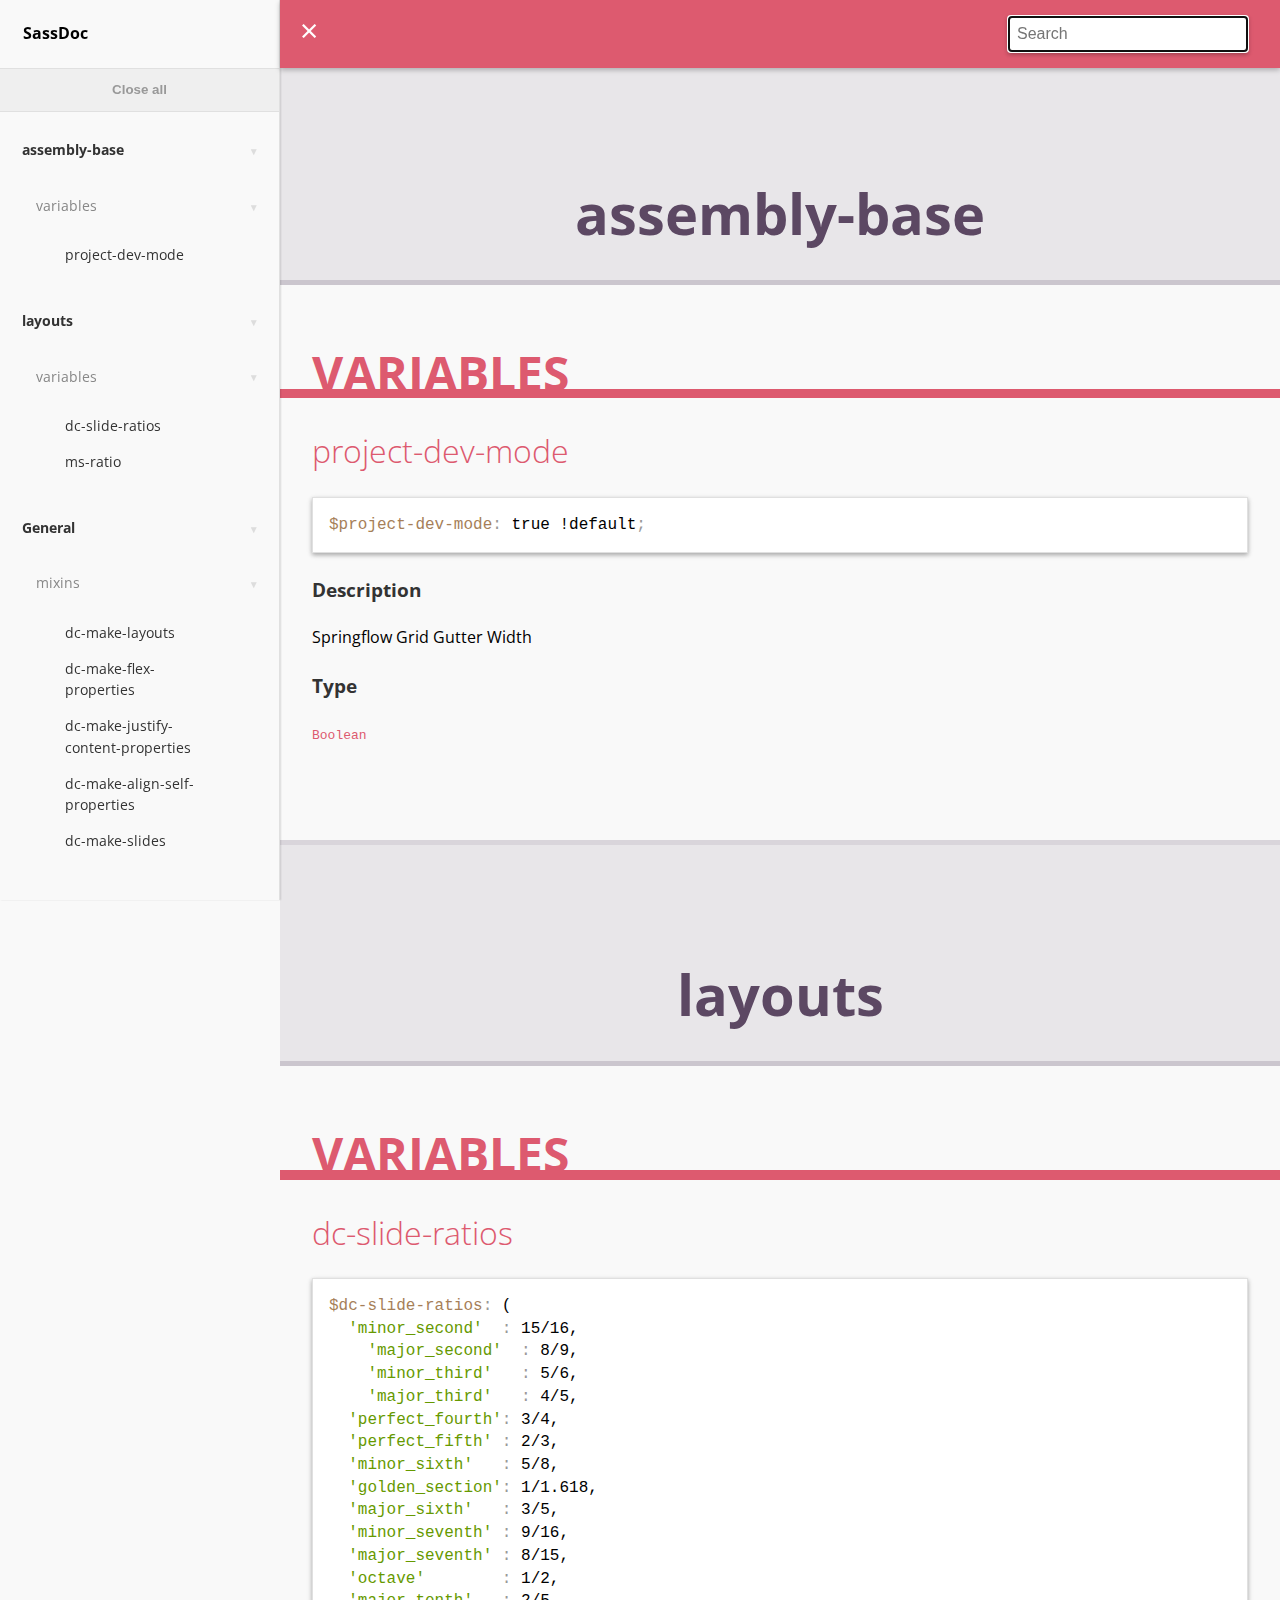
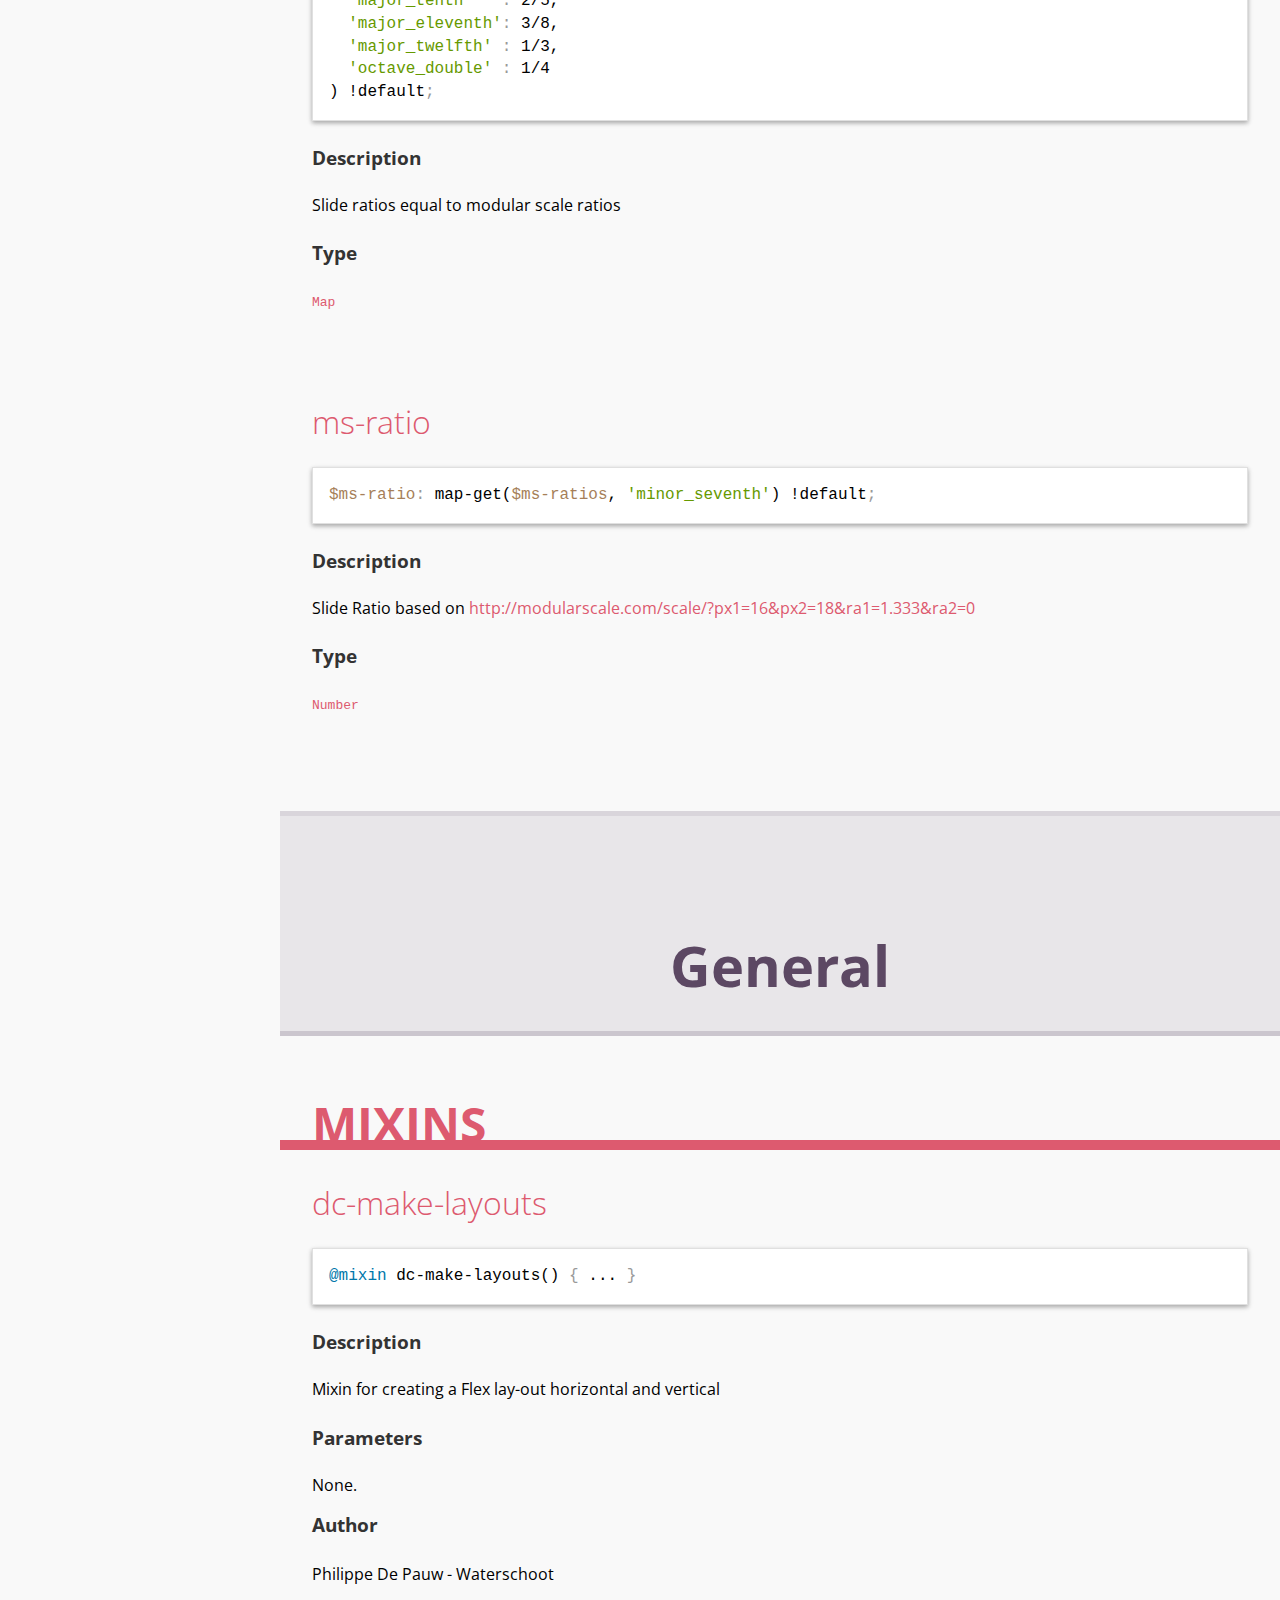
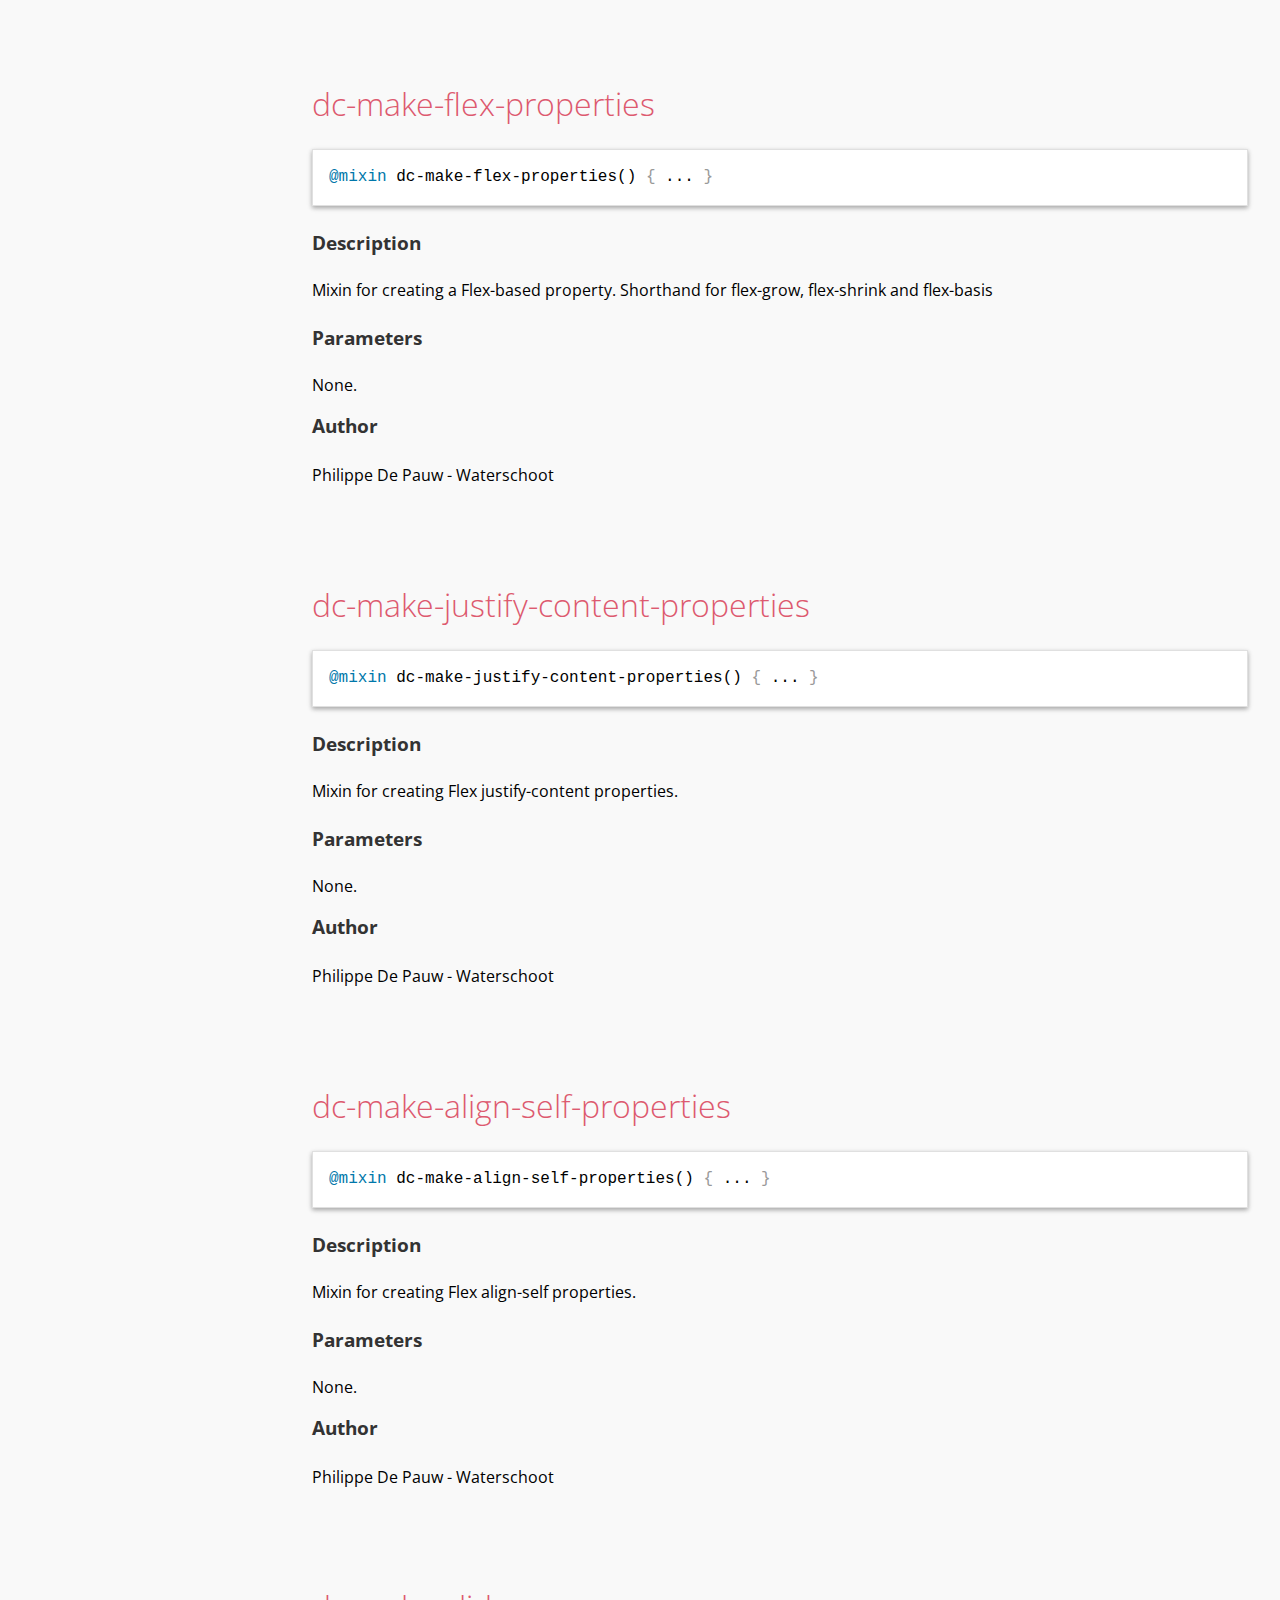
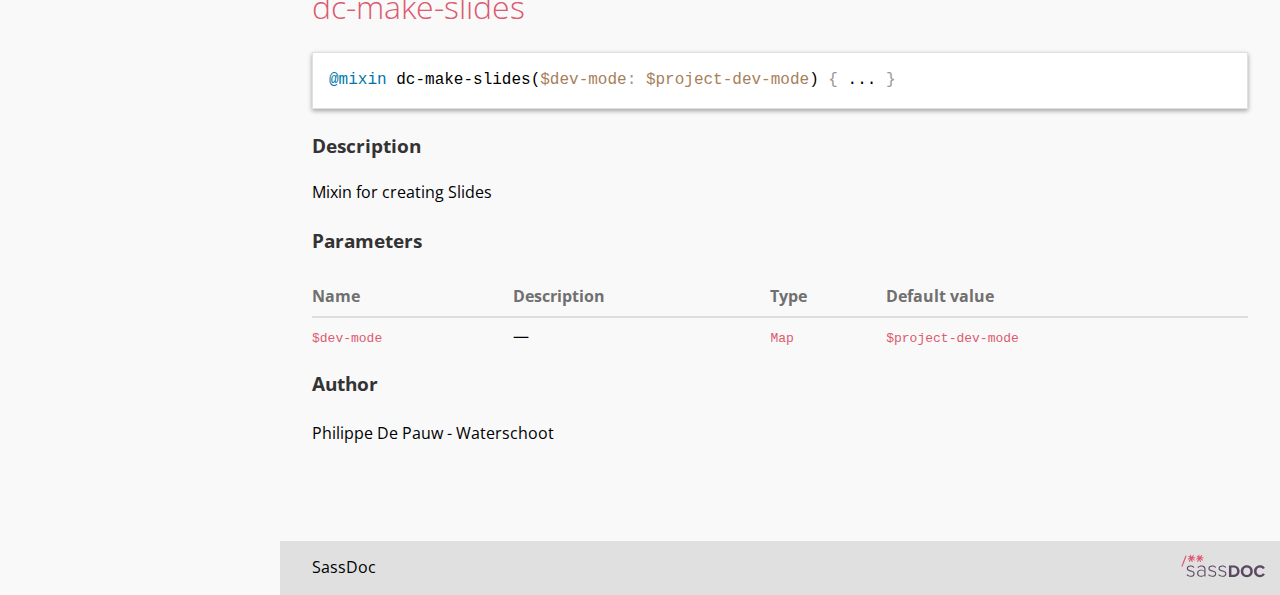
<file: sassdoc/index.html>
<!doctype html><html lang="en"><head><meta charset="utf-8"><title>SassDoc</title><link rel="stylesheet" href="assets/css/main.css"><link href="https://fonts.googleapis.com/css?family=Open+Sans:400,500,700" rel="stylesheet" type="text/css"><meta name="viewport" content="width=device-width"><meta content="IE=edge, chrome=1" http-equiv="X-UA-Compatible"><!-- Open Graph tags --><meta property="og:title" content="SassDoc - SassDoc"><meta property="og:type" content="website"><meta property="og:description" content="Release the docs!"><!-- Thanks to Sass-lang.com for the icons --><link href="assets/images/favicon.png" rel="shortcut icon"></head><body><aside class="sidebar" role="nav"><div class="sidebar__header"><h1 class="sidebar__title">SassDoc</h1></div><div class="sidebar__body"><button type="button" class="btn-toggle js-btn-toggle" data-alt="Open all">Close all</button><p class="sidebar__item sidebar__item--heading" data-slug="assembly-base"><a href="#assembly-base">assembly-base</a></p><div><p class="sidebar__item sidebar__item--sub-heading" data-slug="assembly-base-variable"><a href="#assembly-base-variable">variables</a></p><ul class="list-unstyled"><li class="sidebar__item sassdoc__item" data-group="assembly-base" data-name="project-dev-mode" data-type="variable"><a href="#assembly-base-variable-project-dev-mode">project-dev-mode</a></li></ul></div><p class="sidebar__item sidebar__item--heading" data-slug="layouts"><a href="#layouts">layouts</a></p><div><p class="sidebar__item sidebar__item--sub-heading" data-slug="layouts-variable"><a href="#layouts-variable">variables</a></p><ul class="list-unstyled"><li class="sidebar__item sassdoc__item" data-group="layouts" data-name="dc-slide-ratios" data-type="variable"><a href="#layouts-variable-dc-slide-ratios">dc-slide-ratios</a></li><li class="sidebar__item sassdoc__item" data-group="layouts" data-name="ms-ratio" data-type="variable"><a href="#layouts-variable-ms-ratio">ms-ratio</a></li></ul></div><p class="sidebar__item sidebar__item--heading" data-slug="undefined"><a href="#undefined">General</a></p><div><p class="sidebar__item sidebar__item--sub-heading" data-slug="undefined-mixin"><a href="#undefined-mixin">mixins</a></p><ul class="list-unstyled"><li class="sidebar__item sassdoc__item" data-group="undefined" data-name="dc-make-layouts" data-type="mixin"><a href="#undefined-mixin-dc-make-layouts">dc-make-layouts</a></li><li class="sidebar__item sassdoc__item" data-group="undefined" data-name="dc-make-flex-properties" data-type="mixin"><a href="#undefined-mixin-dc-make-flex-properties">dc-make-flex-properties</a></li><li class="sidebar__item sassdoc__item" data-group="undefined" data-name="dc-make-justify-content-properties" data-type="mixin"><a href="#undefined-mixin-dc-make-justify-content-properties">dc-make-justify-content-properties</a></li><li class="sidebar__item sassdoc__item" data-group="undefined" data-name="dc-make-align-self-properties" data-type="mixin"><a href="#undefined-mixin-dc-make-align-self-properties">dc-make-align-self-properties</a></li><li class="sidebar__item sassdoc__item" data-group="undefined" data-name="dc-make-slides" data-type="mixin"><a href="#undefined-mixin-dc-make-slides">dc-make-slides</a></li></ul></div></div></aside><article class="main" role="main"><header class="header" role="banner"><div class="container"><div class="sassdoc__searchbar searchbar"><label for="js-search-input" class="visually-hidden">Search</label><div class="searchbar__form" id="js-search"><input name="search" type="search" class="searchbar__field" autocomplete="off" autofocus id="js-search-input" placeholder="Search"><ul class="searchbar__suggestions" id="js-search-suggestions"></ul></div></div></div></header><section class="main__section"><h1 class="main__heading" id="assembly-base"><div class="container">assembly-base</div></h1><section class="main__sub-section" id="assembly-base-variable"><h2 class="main__heading--secondary"><div class="container">variables</div></h2><section class="main__item container item" id="assembly-base-variable-project-dev-mode"><h3 class="item__heading"><a class="item__name" href="#variable-project-dev-mode">project-dev-mode</a></h3><div class="item__code-wrapper"><pre class="item__code language-scss"><code>$project-dev-mode: true !default;</code></pre></div><h3 class="item__sub-heading">Description</h3><div class="item__description"><p>Springflow Grid Gutter Width</p></div><h3 class="item__sub-heading">Type</h3><p><code>Boolean</code></p></section></section></section><section class="main__section"><h1 class="main__heading" id="layouts"><div class="container">layouts</div></h1><section class="main__sub-section" id="layouts-variable"><h2 class="main__heading--secondary"><div class="container">variables</div></h2><section class="main__item container item" id="layouts-variable-dc-slide-ratios"><h3 class="item__heading"><a class="item__name" href="#variable-dc-slide-ratios">dc-slide-ratios</a></h3><div class="item__code-wrapper"><pre class="item__code language-scss"><code>$dc-slide-ratios: (
  &#39;minor_second&#39;  : 15/16,
	&#39;major_second&#39;  : 8/9,
	&#39;minor_third&#39;   : 5/6,
	&#39;major_third&#39;   : 4/5,
  &#39;perfect_fourth&#39;: 3/4,
  &#39;perfect_fifth&#39; : 2/3,
  &#39;minor_sixth&#39;   : 5/8,
  &#39;golden_section&#39;: 1/1.618,
  &#39;major_sixth&#39;   : 3/5,
  &#39;minor_seventh&#39; : 9/16,
  &#39;major_seventh&#39; : 8/15,
  &#39;octave&#39;        : 1/2,
  &#39;major_tenth&#39;   : 2/5,
  &#39;major_eleventh&#39;: 3/8,
  &#39;major_twelfth&#39; : 1/3,
  &#39;octave_double&#39; : 1/4
) !default;</code></pre></div><h3 class="item__sub-heading">Description</h3><div class="item__description"><p>Slide ratios equal to modular scale ratios</p></div><h3 class="item__sub-heading">Type</h3><p><code>Map</code></p></section><section class="main__item container item" id="layouts-variable-ms-ratio"><h3 class="item__heading"><a class="item__name" href="#variable-ms-ratio">ms-ratio</a></h3><div class="item__code-wrapper"><pre class="item__code language-scss"><code>$ms-ratio: map-get($ms-ratios, &#39;minor_seventh&#39;) !default;</code></pre></div><h3 class="item__sub-heading">Description</h3><div class="item__description"><p>Slide Ratio based on <a href="http://modularscale.com/scale/?px1=16&amp;px2=18&amp;ra1=1.333&amp;ra2=0">http://modularscale.com/scale/?px1=16&amp;px2=18&amp;ra1=1.333&amp;ra2=0</a></p></div><h3 class="item__sub-heading">Type</h3><p><code>Number</code></p></section></section></section><section class="main__section"><h1 class="main__heading" id="undefined"><div class="container">General</div></h1><section class="main__sub-section" id="undefined-mixin"><h2 class="main__heading--secondary"><div class="container">mixins</div></h2><section class="main__item container item" id="undefined-mixin-dc-make-layouts"><h3 class="item__heading"><a class="item__name" href="#mixin-dc-make-layouts">dc-make-layouts</a></h3><div class="item__code-wrapper"><pre class="item__code item__code--togglable language-scss" data-current-state="collapsed" data-expanded="@mixin dc-make-layouts() { 
  
  /**
  * Flex lay-out classes
  * Horizontal lay-out: .dc-layout-horizontal
  * Vertical lay-out: .dc-layout-vertical
  */
  .dc-layout {
    &amp;-vertical {
      display: flex;
      flex-direction: column;
      flex-wrap: nowrap;
      align-items: stretch;
      
      &gt; * {
        flex: 1 0 auto;
      }
      
    }
    &amp;-horizontal {
      display: flex;
      flex-direction: row;
      flex-wrap: nowrap;
      align-items: stretch;
      
      &gt; * {
        flex: 1 0 auto;
      }
    }
  }

 }" data-collapsed="@mixin dc-make-layouts() { ... }"><code>@mixin dc-make-layouts() { ... }</code></pre></div><h3 class="item__sub-heading">Description</h3><div class="item__description"><p>Mixin for creating a Flex lay-out horizontal and vertical</p></div><h3 class="item__sub-heading">Parameters</h3><p>None.</p><h3 class="item__sub-heading">Author</h3><ul class="list-unstyled"><li><p>Philippe De Pauw - Waterschoot</p></li></ul></section><section class="main__item container item" id="undefined-mixin-dc-make-flex-properties"><h3 class="item__heading"><a class="item__name" href="#mixin-dc-make-flex-properties">dc-make-flex-properties</a></h3><div class="item__code-wrapper"><pre class="item__code item__code--togglable language-scss" data-current-state="collapsed" data-expanded="@mixin dc-make-flex-properties() { 
  
  /**
  * Flex property classes
  * Combination of flex-grow, flex-shrink and flex-basis
  */
  .dc-flex {

    @for $g from 1 through 8 {   

      &amp;__#{$g - 1}_0_auto {
        flex: ($g - 1) 0 auto;
      }
            
    }

    @for $s from 1 through 8 {   

      &amp;__0_#{$s - 1}_auto {
        flex: 0 ($s - 1) auto;
      }
            
    } 
    
  }

 }" data-collapsed="@mixin dc-make-flex-properties() { ... }"><code>@mixin dc-make-flex-properties() { ... }</code></pre></div><h3 class="item__sub-heading">Description</h3><div class="item__description"><p>Mixin for creating a Flex-based property. Shorthand for flex-grow, flex-shrink and flex-basis</p></div><h3 class="item__sub-heading">Parameters</h3><p>None.</p><h3 class="item__sub-heading">Author</h3><ul class="list-unstyled"><li><p>Philippe De Pauw - Waterschoot</p></li></ul></section><section class="main__item container item" id="undefined-mixin-dc-make-justify-content-properties"><h3 class="item__heading"><a class="item__name" href="#mixin-dc-make-justify-content-properties">dc-make-justify-content-properties</a></h3><div class="item__code-wrapper"><pre class="item__code item__code--togglable language-scss" data-current-state="collapsed" data-expanded="@mixin dc-make-justify-content-properties() { 
  
  /**
  * Flex justify-content classes
  * start (flex-start), end (flex-end), middle (center), space-between (space-between), space-around (space-around)
  */
  .dc-justify {
  
    &amp;__start {
      justify-content: flex-start;  
    }
    
    &amp;__end {
      justify-content: flex-end;  
    }
    
    &amp;__middle {
      justify-content: center;  
    }
    
    &amp;__space-between {
      justify-content: space-between;  
    }
    
    &amp;__space-around {
      justify-content: space-around;  
    }
    
  }

 }" data-collapsed="@mixin dc-make-justify-content-properties() { ... }"><code>@mixin dc-make-justify-content-properties() { ... }</code></pre></div><h3 class="item__sub-heading">Description</h3><div class="item__description"><p>Mixin for creating Flex justify-content properties.</p></div><h3 class="item__sub-heading">Parameters</h3><p>None.</p><h3 class="item__sub-heading">Author</h3><ul class="list-unstyled"><li><p>Philippe De Pauw - Waterschoot</p></li></ul></section><section class="main__item container item" id="undefined-mixin-dc-make-align-self-properties"><h3 class="item__heading"><a class="item__name" href="#mixin-dc-make-align-self-properties">dc-make-align-self-properties</a></h3><div class="item__code-wrapper"><pre class="item__code item__code--togglable language-scss" data-current-state="collapsed" data-expanded="@mixin dc-make-align-self-properties() { 
  
  /**
  * Flex align-self classes
  * start (flex-start), end (flex-end), middle (center), stretch (stretch)
  */
  .dc-align-self {
  
    &amp;__start {
      align-self: flex-start;
    }
    
    &amp;__end {
      align-self: flex-end;
    }
    
    &amp;__middle {
      align-self: center;
    }
    
    &amp;__stretch {
      align-self: stretch;
    }
    
  }

 }" data-collapsed="@mixin dc-make-align-self-properties() { ... }"><code>@mixin dc-make-align-self-properties() { ... }</code></pre></div><h3 class="item__sub-heading">Description</h3><div class="item__description"><p>Mixin for creating Flex align-self properties.</p></div><h3 class="item__sub-heading">Parameters</h3><p>None.</p><h3 class="item__sub-heading">Author</h3><ul class="list-unstyled"><li><p>Philippe De Pauw - Waterschoot</p></li></ul></section><section class="main__item container item" id="undefined-mixin-dc-make-slides"><h3 class="item__heading"><a class="item__name" href="#mixin-dc-make-slides">dc-make-slides</a></h3><div class="item__code-wrapper"><pre class="item__code item__code--togglable language-scss" data-current-state="collapsed" data-expanded="@mixin dc-make-slides($dev-mode: $project-dev-mode) { 
  
  /**
  * Flex align-self classes
  * start (flex-start), end (flex-end), middle (center), stretch (stretch)
  */
  .dc-slide {
    position: absolute;
    width: 84vw;
    height: 84vh;
    left: 8vw;
    top: 8vh;

    &amp;--dev {
      background:$dc-slide-dev-background-color;
    }
    
    &amp;__header {

      @if $dev-mode {
        &amp;--dev {
          background:$dc-slide-header-dev-background-color;
        }
      }

    }
    
    &amp;__main {

      @if $dev-mode {
        &amp;--dev {
          background:$dc-slide-main-dev-background-color;
        }
      }

    }
    
    &amp;__footer {

      @if $dev-mode {
        &amp;--dev {
          background:$dc-slide-footer-dev-background-color;	
        }
      }

    }

    &amp;__breadcrumb {

      @if $dev-mode {
        &amp;--dev {
          background:$dc-slide-breadcrumb-dev-background-color;	
        }
      }

    }
    
  }

 }" data-collapsed="@mixin dc-make-slides($dev-mode: $project-dev-mode) { ... }"><code>@mixin dc-make-slides($dev-mode: $project-dev-mode) { ... }</code></pre></div><h3 class="item__sub-heading">Description</h3><div class="item__description"><p>Mixin for creating Slides</p></div><h3 class="item__sub-heading">Parameters</h3><table class="item__parameters"><thead><tr><th scope="col"><span class="visually-hidden">parameter</span>Name</th><th scope="col"><span class="visually-hidden">parameter</span>Description</th><th scope="col"><span class="visually-hidden">parameter</span>Type</th><th scope="col"><span class="visually-hidden">parameter</span>Default value</th></tr></thead><tbody><tr class="item__parameter"><th scope="row" data-label="name"><code>$dev-mode</code></th><td data-label="desc">&mdash;<span class="visually-hidden">none</span></td><td data-label="type"><code>Map</code></td><td data-label="default"><code>$project-dev-mode</code></td></tr></tbody></table><h3 class="item__sub-heading">Author</h3><ul class="list-unstyled"><li><p>Philippe De Pauw - Waterschoot</p></li></ul></section></section></section><footer class="footer" role="contentinfo"><div class="container"><div class="footer__project-info project-info"><!-- Name and URL --><span class="project-info__name">SassDoc</span><!-- Version --><!-- License --></div><a class="footer__watermark" href="http://sassdoc.com"><img src="assets/images/logo_light_inline.svg" alt="SassDoc Logo"></a></div></footer></article><script src="https://ajax.googleapis.com/ajax/libs/jquery/2.1.1/jquery.min.js"></script><script>window.jQuery || document.write('<script src="assets/js/vendor/jquery.min.js"><\/script>')</script><script src="assets/js/main.min.js"></script></body></html>
</file>
<file: sassdoc/assets/css/main.css>
.container:after,.header:after,.searchbar:after{content:"";display:table;clear:both}.visually-hidden{width:1px;height:1px;position:absolute;padding:0;margin:-1px;overflow:hidden;clip:rect(0 0 0 0);border:0}.sidebar__title{text-overflow:ellipsis;overflow:hidden;white-space:nowrap}code[class*='language-'],pre[class*='language-']{color:black;text-shadow:0 1px white;font-family:Consolas, Monaco, 'Andale Mono', monospace;direction:ltr;text-align:left;white-space:pre;word-spacing:normal;word-break:normal;-moz-tab-size:4;-o-tab-size:4;tab-size:4;-webkit-hyphens:none;-moz-hyphens:none;-ms-hyphens:none;hyphens:none}pre[class*='language-']::-moz-selection,pre[class*='language-'] ::-moz-selection,code[class*='language-']::-moz-selection,code[class*='language-'] ::-moz-selection{text-shadow:none;background:#b3d4fc}pre[class*='language-']::selection,pre[class*='language-'] ::selection,code[class*='language-']::selection,code[class*='language-'] ::selection{text-shadow:none;background:#b3d4fc}@media print{code[class*='language-'],pre[class*='language-']{text-shadow:none}}pre[class*='language-']{padding:1em;margin:.5em 0;overflow:auto}:not(pre)>code[class*='language-'],pre[class*='language-']{background:white}:not(pre)>code[class*='language-']{padding:.1em;border-radius:.3em}.token.comment,.token.prolog,.token.doctype,.token.cdata{color:slategray}.token.punctuation{color:#999}.namespace{opacity:.7}.token.property,.token.tag,.token.boolean,.token.number,.token.constant,.token.symbol{color:#905}.token.selector,.token.attr-name,.token.string,.token.builtin{color:#690}.token.operator,.token.entity,.token.url,.language-css .token.string,.style .token.string,.token.variable{color:#a67f59;background:rgba(255,255,255,0.5)}.token.atrule,.token.attr-value,.token.keyword{color:#07a}.token.regex,.token.important{color:#e90}.token.important{font-weight:bold}.token.entity{cursor:help}html{-webkit-box-sizing:border-box;-moz-box-sizing:border-box;box-sizing:border-box}*,*::after,*::before{-webkit-box-sizing:inherit;-moz-box-sizing:inherit;box-sizing:inherit}body{font:1em/1.35 "Open Sans","Helvetica Neue Light","Helvetica Neue","Helvetica","Arial",sans-serif;overflow:auto;margin:0}a{transition:0.15s;text-decoration:none;color:#dd5a6f}a:hover,a:hover code{color:#333}table p{margin:0 0 0.5rem}:not(pre)>code{color:#dd5a6f;white-space:nowrap;font-weight:normal}@media (max-width: 800px){table,tbody,tr,td,th{display:block}thead{width:1px;height:1px;position:absolute;padding:0;margin:-1px;overflow:hidden;clip:rect(0 0 0 0);border:0}tr{padding-bottom:1em;margin-bottom:1em;border-bottom:2px solid #ddd}td::before,th::before{content:attr(data-label) ": ";text-transform:capitalize;font-weight:bold}td p,th p{display:inline}}.layout-toggle{display:none}@media (min-width: 801px){.layout-toggle{position:absolute;top:8px;left:20px;font-size:2em;cursor:pointer;color:white;display:block}}@media (min-width: 801px){.sidebar-closed .sidebar{-webkit-transform:translateX(-280px);-ms-transform:translateX(-280px);transform:translateX(-280px)}.sidebar-closed .main{padding-left:0}.sidebar-closed .header{left:0}}.list-unstyled{padding-left:0;list-style:none;line-height:1.5;margin-top:0;margin-bottom:1.5rem}.list-inline li{display:inline-block}.container{max-width:100%;width:1170px;margin:0 auto;padding:0 2rem}.relative{position:relative}.clear{clear:both}.header{position:fixed;top:0;right:0;left:280px;box-shadow:0 2px 5px rgba(0,0,0,0.26);padding:1em 0;background:#dd5a6f;color:#e0e0e0;z-index:4000}@media (max-width: 800px){.header{left:0}}@media (min-width: 801px){.header{transition:0.2s cubic-bezier(0.215, 0.61, 0.355, 1)}}.header__title{font-weight:500;text-align:center;margin:0 0 0.5em 0}.header__title a{color:#e0e0e0}@media (min-width: 801px){.header__title{float:left;font-size:1em;margin-top:.25em;margin-bottom:0}}.searchbar{display:inline-block;float:right}@media (max-width: 800px){.searchbar{display:block;float:none}}.searchbar__form{float:right;position:relative}@media (max-width: 800px){.searchbar__form{float:none}}@media (min-width: 801px){.searchbar__form{min-width:15em}}.searchbar__field{border:none;padding:0.5em;font-size:1em;margin:0;width:100%;box-shadow:0 1.5px 4px rgba(0,0,0,0.24),0 1.5px 6px rgba(0,0,0,0.12);border:1px solid #e0e0e0}.searchbar__suggestions{position:absolute;top:100%;right:0;left:0;box-shadow:0 1.5px 4px rgba(0,0,0,0.24),0 1.5px 6px rgba(0,0,0,0.12);border:1px solid #e0e0e0;background:white;padding:0;margin:0;list-style:none;z-index:2}.searchbar__suggestions:empty{display:none}.searchbar__suggestions .selected{background:#ddd}.searchbar__suggestions li{border-bottom:1px solid #e0e0e0}.searchbar__suggestions li:last-of-type{border:none}.searchbar__suggestions a{display:block;padding:0.5em;font-size:0.9em}.searchbar__suggestions a:hover,.searchbar__suggestions a:active,.searchbar__suggestions a:focus{background:#e0e0e0}.searchbar__suggestions code{margin-right:.5em}@media (min-width: 801px){.sidebar{position:fixed;top:0;bottom:0;left:0;overflow:auto;box-shadow:1px 0 1.5px rgba(0,0,0,0.12);width:280px;z-index:2;border-right:1px solid #e0e0e0;transition:0.2s cubic-bezier(0.215, 0.61, 0.355, 1)}}@media (max-width: 800px){.sidebar{margin-top:4em}}.sidebar__annotation{color:#5c4863}.sidebar__item{font-size:0.9em}.sidebar__item a{padding:0.5em 4.5em;display:block;text-decoration:none;color:#333}.sidebar__item:hover,.sidebar__item:active,.sidebar__item:focus{background:#e0e0e0}.sidebar__item.is-collapsed+*{display:none}.sidebar__item--heading{padding:1em 1.5em}.sidebar__item--heading a{font-weight:bold}.sidebar__item--sub-heading{padding:0.5em 2.5em}.sidebar__item--sub-heading a{color:#888}.sidebar__item--heading,.sidebar__item--sub-heading{position:relative}.sidebar__item--heading:after,.sidebar__item--sub-heading:after{position:absolute;top:50%;right:2em;content:'\25BC';margin-top:-0.5em;color:#ddd;font-size:0.7em}.sidebar__item--heading.is-collapsed:after,.sidebar__item--sub-heading.is-collapsed:after{content:'\25B6'}.sidebar__item--heading a,.sidebar__item--sub-heading a{padding:0;display:inline}.sidebar__description{color:#e0e0e0;padding-right:2em}.sidebar__header{border-bottom:1px solid #e0e0e0}.sidebar__title{font-size:1em;margin:0;padding:1.45em}.btn-toggle{background:#EFEFEF;border:none;border-bottom:1px solid #e0e0e0;display:block;padding:1em;width:100%;cursor:pointer;color:#999;font-weight:bold;margin:0;transition:0.15s ease-out}.btn-toggle:hover,.btn-toggle:active,.btn-toggle:focus{background:#DFDFDF}.main{background:#f9f9f9;position:relative}@media (min-width: 801px){.main{transition:0.2s cubic-bezier(0.215, 0.61, 0.355, 1);padding-left:280px;padding-top:4em;min-height:45em}}.main__section{margin-top:5em;border-top:5px solid rgba(92,72,99,0.2)}.header+.main__section{margin-top:0;border-top:none}.main__heading,.main__heading--secondary{padding:1em 0;margin-top:0}@media (min-width: 801px){.main__heading,.main__heading--secondary{padding:2em 0 0}}.main__heading{color:#5c4863;font-size:3.5em;text-align:center;border-bottom:5px solid rgba(92,72,99,0.2);padding-bottom:.5em;margin-bottom:1em;background:rgba(92,72,99,0.1)}.main__heading--secondary{font-size:3em;color:#dd5a6f;text-transform:uppercase;font-weight:bold;padding-top:0;margin-bottom:-3rem;position:relative}.main__heading--secondary .container{overflow:hidden;white-space:nowrap;text-overflow:ellipsis}.main__heading--secondary::before{content:'';position:absolute;left:0;right:0;bottom:0.15em;height:0.2em;background-color:#dd5a6f}.footer{background:#e0e0e0;padding:1em 0}.footer .container{position:relative}.footer__project-info{float:left}.footer__watermark{position:absolute;right:0;top:-0.7em}.footer__watermark img{display:block;max-width:7em}.project-info__name,.project-info__version,.project-info__license{display:inline-block}.project-info__version,.project-info__license{color:#555}.project-info__license{text-indent:-0.25em}.main__section{margin-bottom:4.5rem}.item__heading{color:#333;margin:4.5rem 0 1.5rem 0;position:relative;font-size:2em;font-weight:300;float:left}.item__name{color:#dd5a6f}.item__example{margin-bottom:1.5rem}.item__example,.item__code{box-shadow:0 1.5px 4px rgba(0,0,0,0.24),0 1.5px 6px rgba(0,0,0,0.12);border:1px solid #e0e0e0;word-wrap:break-word;line-height:1.42}.item__code{padding-right:7em;clear:both;cursor:pointer}.item__code--togglable::after{position:absolute;right:0;bottom:-2.5em;-ms-filter:"progid:DXImageTransform.Microsoft.Alpha(Opacity=0)";opacity:0;color:#c4c4c4;font-size:0.8em;transition:0.2s ease-out}.item__code--togglable:hover::after,.item__code--togglable:active::after,.item__code--togglable:focus::after{-ms-filter:"progid:DXImageTransform.Microsoft.Alpha(Opacity=100)";opacity:1}.item__code--togglable[data-current-state='expanded']::after{content:'Click to collapse.'}.item__code--togglable[data-current-state='collapsed']::after{content:'Click to expand.'}.example__description{padding:1em;background:#EFEFEF}.example__description p{margin:0}.example__code[class*='language-']{margin:0}.item__anchor{font-size:0.6em;color:#eeafb9}@media (min-width: 801px){.item__anchor{position:absolute;right:101%;bottom:0.25em;-ms-filter:"progid:DXImageTransform.Microsoft.Alpha(Opacity=0)";opacity:0}.item:hover .item__anchor{-ms-filter:"progid:DXImageTransform.Microsoft.Alpha(Opacity=100)";opacity:1}}.item__deprecated{display:inline-block;overflow:hidden;margin-top:5.5em;margin-left:1em}.item__deprecated strong{float:left;color:#c00;text-transform:uppercase}.item__deprecated p{float:left;margin:0;padding-left:0.5em}.item__type{color:#ddd;text-transform:capitalize;font-size:0.75em}.item__alias,.item__aliased{color:#ddd;font-size:0.8em}.item__sub-heading{color:#333;margin-top:0;margin-bottom:1.5rem;font-size:1.2em}.item__parameters{width:100%;margin-bottom:1em;border-collapse:collapse}.item__parameters thead th{vertical-align:bottom;border-bottom:2px solid #ddd;border-top:none;text-align:left;color:#707070}.item__parameters tbody th{text-align:left}.item__parameters td,.item__parameters th{padding:0.5em 0.5em 0.5em 0;vertical-align:top}@media (min-width: 801px){tbody>.item__parameter:first-of-type>td{border-top:none}.item__parameters td,.item__parameters th{border-top:1px solid #ddd}}.item__access{text-transform:capitalize;color:#5c4863;font-size:0.8em}.item__since{float:right;padding-top:0.9em;color:#c4c4c4;margin-bottom:1em}.item__source-link{position:absolute;top:1px;right:1px;background:white;padding:1em;z-index:2;color:#c4c4c4}.item__cross-type{color:#4d4d4d;font-family:'Consolas', 'Monaco', 'Andale Mono', monospace;font-size:0.8em}.item__description{margin-bottom:1.5rem}li.item__description{margin-bottom:0}.item__description--inline>*{display:inline-block;margin:0}.item__code-wrapper{position:relative;clear:both;margin-bottom:1.5rem}.color-preview--inline{padding:2px 4px;border:1px solid rgba(0,0,0,0.1);border-radius:3px}.color-preview--block{width:2em;height:2em;position:absolute;top:140%;right:0;top:calc(100% + 20px);border:1px solid rgba(0,0,0,0.1);border-radius:3px}
</file>
